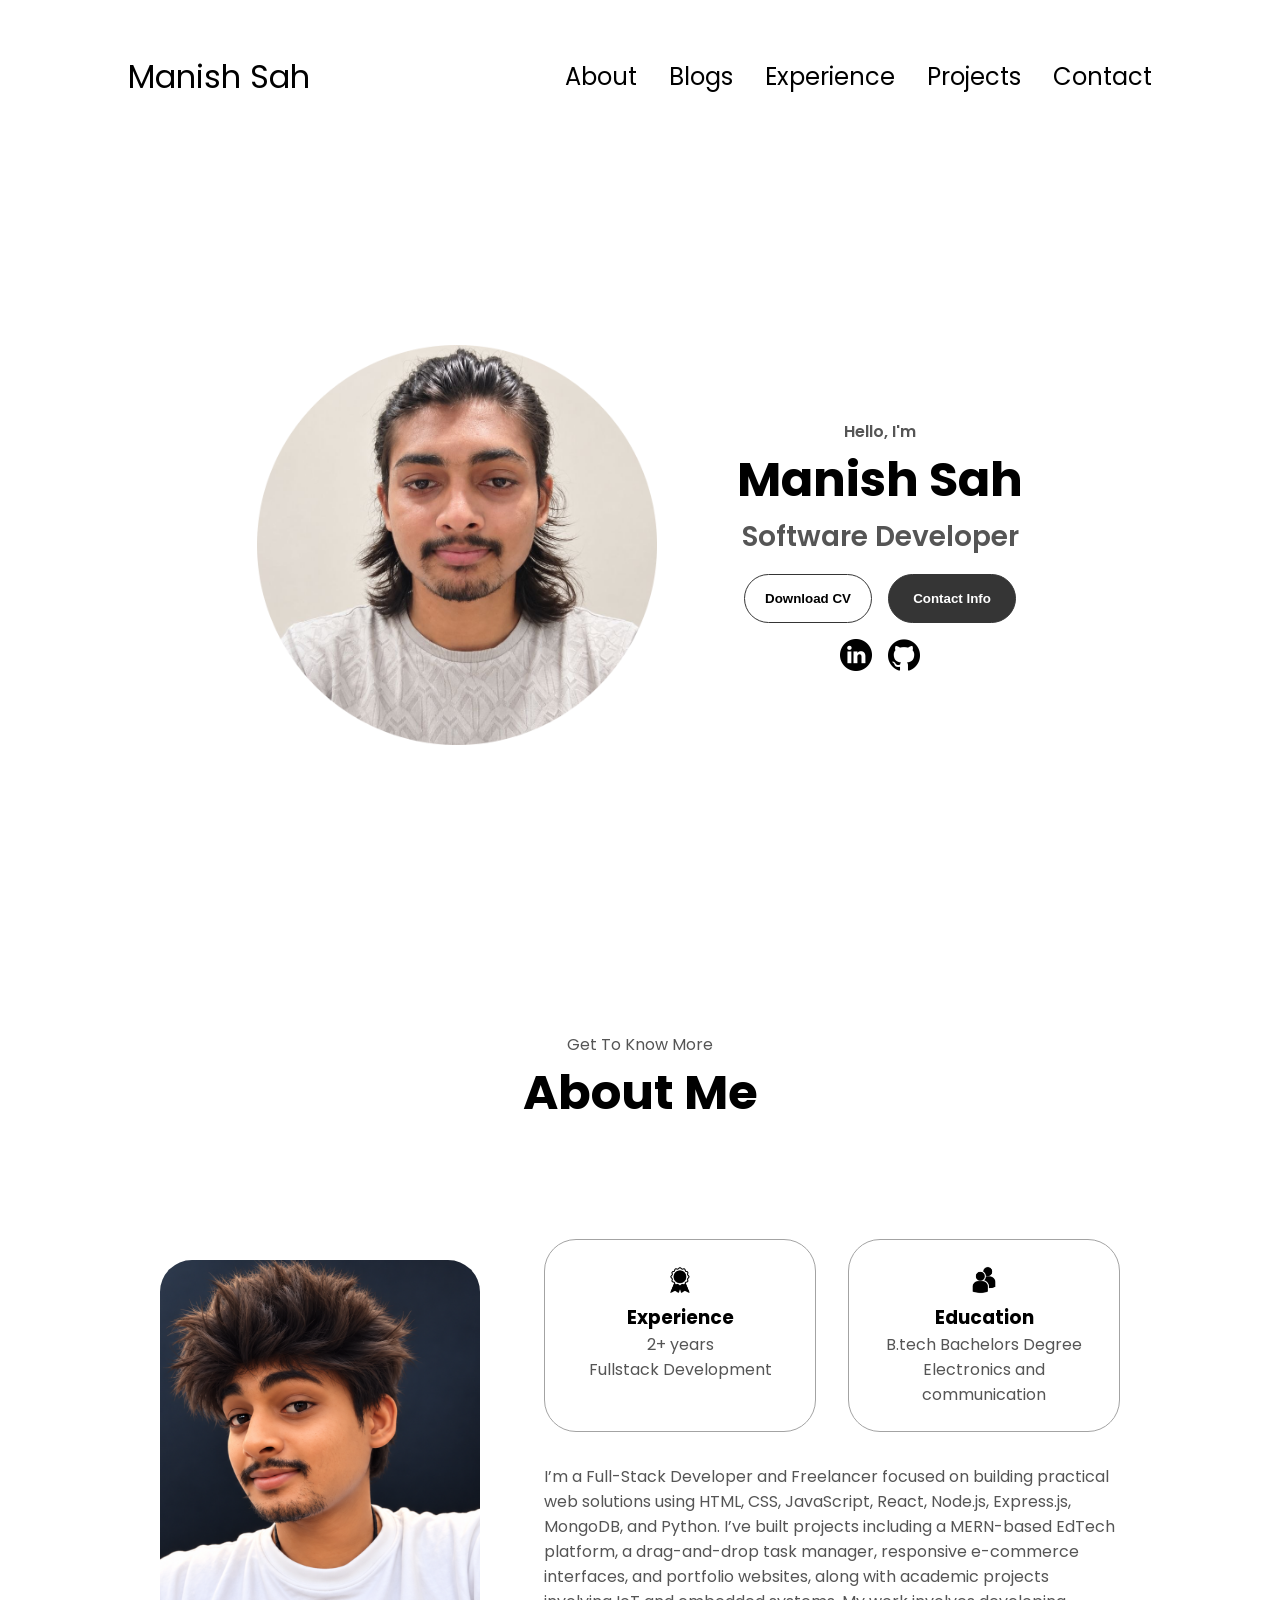
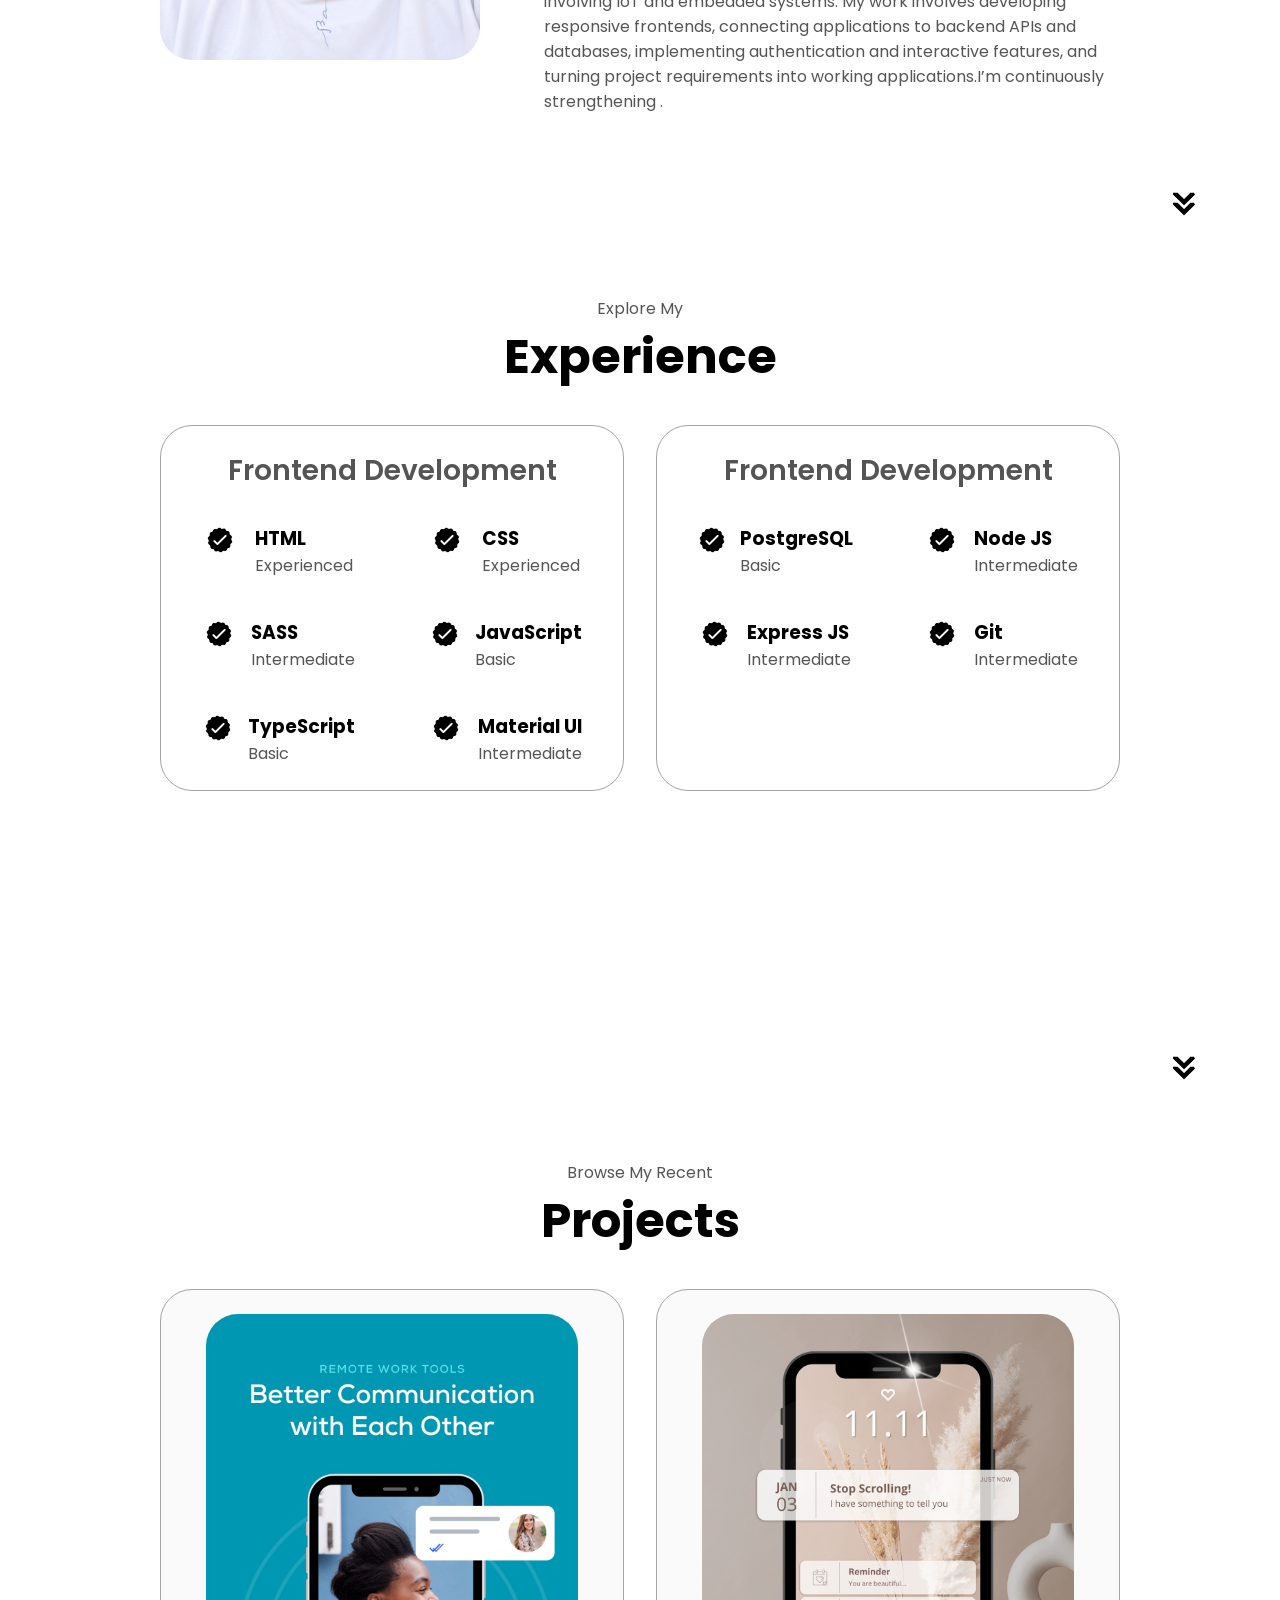
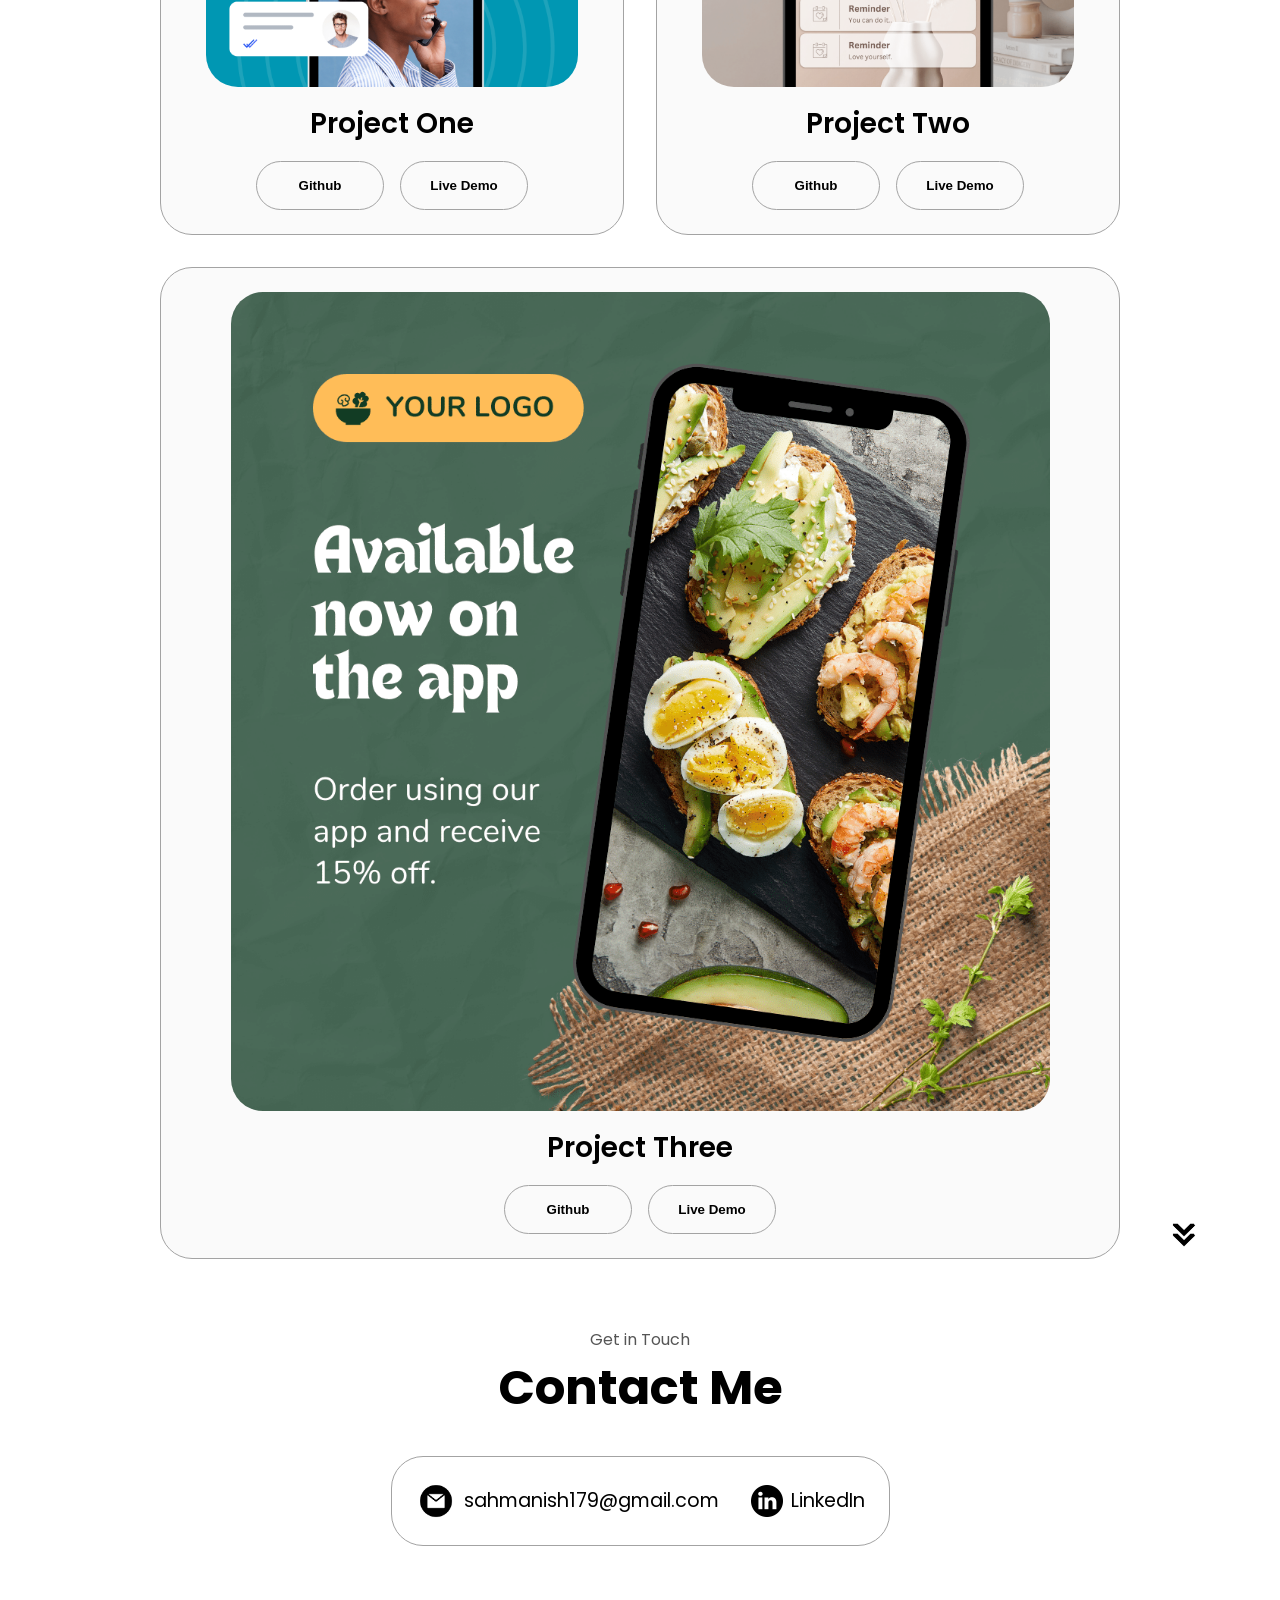
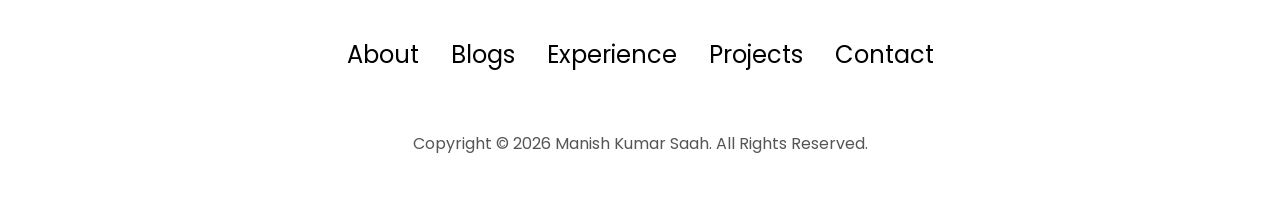
<file: docs/index.html>
<!DOCTYPE html>
<html lang="en">
  <head>
    <meta charset="UTF-8" />
    <meta http-equiv="X-UA-Compatible" content="IE=edge" />
    <meta name="viewport" content="width=device-width, initial-scale=1.0" />
    <title>My Portfolio</title>
    <link rel="stylesheet" href="style.css" />
    <link rel="stylesheet" href="mediaqueries.css" />
  </head>
  <body>
    <nav id="desktop-nav">
      <div class="logo">Manish Sah </div>
      <div>
        <ul class="nav-links">
          <li><a href="#about">About</a></li>
          <li><a href="blogs.html">Blogs</a></li>
          <li><a href="#experience">Experience</a></li>
          <li><a href="#projects">Projects</a></li>
          <li><a href="#contact">Contact</a></li>
        </ul>
      </div>
    </nav>
    <nav id="hamburger-nav">
      <div class="logo">Manish Sah</div>
      <div class="hamburger-menu">
        <div class="hamburger-icon" onclick="toggleMenu()">
          <span></span>
          <span></span>
          <span></span>
        </div>
        <div class="menu-links">
          <li><a href="#about" onclick="toggleMenu()">About</a></li>
          <li><a href="#blogs" onclick="toggleMenu()">Blogs</a></li>
          <li><a href="#experience" onclick="toggleMenu()">Experience</a></li>
          <li><a href="#projects" onclick="toggleMenu()">Projects</a></li>
          <li><a href="#contact" onclick="toggleMenu()">Contact</a></li>
        
        </div>
      </div>
    </nav>
    <section id="profile">
      <div class="section__pic-container">
        <img src="./assets/profile-pic-modified.png" alt="Manish Sah profile picture" />
      </div>
      <div class="section__text">
        <p class="section__text__p1">Hello, I'm</p>
        <h1 class="title">Manish Sah </h1>
        <p class="section__text__p2">Software Developer</p>
        <div class="btn-container">
          <button
            class="btn btn-color-2"
            onclick="window.open('./assets/resume-example.pdf')"
          >
            Download CV
          </button>
          <button class="btn btn-color-1" onclick="location.href='./#contact'">
            Contact Info
          </button>
        </div>
        <div id="socials-container">
          <img
            src="./assets/linkedin.png"
            alt="My LinkedIn profile"
            class="icon"
            onclick="location.href='https://linkedin.com/literalmanish'"
          />
          <img
            src="./assets/github.png"
            alt="My Github profile"
            class="icon"
            onclick="location.href='https://github.com/literalmanish'"
          />
        </div>
      </div>
    </section>
    <section id="about">
      <p class="section__text__p1">Get To Know More</p>
      <h1 class="title">About Me</h1>
      <div class="section-container">
        <div class="section__pic-container">
          <img
            src="./assets/about-pic-mod.png"
            alt="Profile picture"
            class="about-pic"
          />
        </div>
        <div class="about-details-container">
          <div class="about-containers">
            <div class="details-container">
              <img
                src="./assets/experience.png"
                alt="Experience icon"
                class="icon"
              />
              <h3>Experience</h3>
              <p>2+ years <br />Fullstack Development</p>
            </div>
            <div class="details-container">
              <img
                src="./assets/education.png"
                alt="Education icon"
                class="icon"
              />
              <h3>Education</h3>
              <p>B.tech Bachelors Degree<br />Electronics and communication</p>
            </div>
          </div>
          <div class="text-container">
            <p>
            I’m a Full-Stack Developer and Freelancer focused on building practical web solutions using 
            HTML, CSS, JavaScript, React, Node.js, Express.js, MongoDB, and Python. I’ve built projects 
            including a MERN-based EdTech platform, a drag-and-drop task manager,  responsive e-commerce
            interfaces, and portfolio websites, along with academic projects involving IoT and embedded
            systems. My work involves developing responsive frontends, connecting applications to
            backend APIs and databases, implementing authentication and interactive features, 
            and turning project requirements into working applications.I’m continuously strengthening
            .

            </p>
          </div>
        </div>
      </div>
      <img
        src="./assets/arrow.png"
        alt="Arrow icon"
        class="icon arrow"
        onclick="location.href='./#experience'"
      />
    </section>
    <section id="experience">
      <p class="section__text__p1">Explore My</p>
      <h1 class="title">Experience</h1>
      <div class="experience-details-container">
        <div class="about-containers">
          <div class="details-container">
            <h2 class="experience-sub-title">Frontend Development</h2>
            <div class="article-container">
              <article>
                <img
                  src="./assets/checkmark.png"
                  alt="Experience icon"
                  class="icon"
                />
                <div>
                  <h3>HTML</h3>
                  <p>Experienced</p>
                </div>
              </article>
              <article>
                <img
                  src="./assets/checkmark.png"
                  alt="Experience icon"
                  class="icon"
                />
                <div>
                  <h3>CSS</h3>
                  <p>Experienced</p>
                </div>
              </article>
              <article>
                <img
                  src="./assets/checkmark.png"
                  alt="Experience icon"
                  class="icon"
                />
                <div>
                  <h3>SASS</h3>
                  <p>Intermediate</p>
                </div>
              </article>
              <article>
                <img
                  src="./assets/checkmark.png"
                  alt="Experience icon"
                  class="icon"
                />
                <div>
                  <h3>JavaScript</h3>
                  <p>Basic</p>
                </div>
              </article>
              <article>
                <img
                  src="./assets/checkmark.png"
                  alt="Experience icon"
                  class="icon"
                />
                <div>
                  <h3>TypeScript</h3>
                  <p>Basic</p>
                </div>
              </article>
              <article>
                <img
                  src="./assets/checkmark.png"
                  alt="Experience icon"
                  class="icon"
                />
                <div>
                  <h3>Material UI</h3>
                  <p>Intermediate</p>
                </div>
              </article>
            </div>
          </div>
          <div class="details-container">
            <h2 class="experience-sub-title">Frontend Development</h2>
            <div class="article-container">
              <article>
                <img
                  src="./assets/checkmark.png"
                  alt="Experience icon"
                  class="icon"
                />
                <div>
                  <h3>PostgreSQL</h3>
                  <p>Basic</p>
                </div>
              </article>
              <article>
                <img
                  src="./assets/checkmark.png"
                  alt="Experience icon"
                  class="icon"
                />
                <div>
                  <h3>Node JS</h3>
                  <p>Intermediate</p>
                </div>
              </article>
              <article>
                <img
                  src="./assets/checkmark.png"
                  alt="Experience icon"
                  class="icon"
                />
                <div>
                  <h3>Express JS</h3>
                  <p>Intermediate</p>
                </div>
              </article>
              <article>
                <img
                  src="./assets/checkmark.png"
                  alt="Experience icon"
                  class="icon"
                />
                <div>
                  <h3>Git</h3>
                  <p>Intermediate</p>
                </div>
              </article>
            </div>
          </div>
        </div>
      </div>
      <img
        src="./assets/arrow.png"
        alt="Arrow icon"
        class="icon arrow"
        onclick="location.href='./#projects'"
      />
    </section>
    <section id="projects">
      <p class="section__text__p1">Browse My Recent</p>
      <h1 class="title">Projects</h1>
      <div class="experience-details-container">
        <div class="about-containers">
          <div class="details-container color-container">
            <div class="article-container">
              <img
                src="./assets/project-1.png"
                alt="Project 1"
                class="project-img"
              />
            </div>
            <h2 class="experience-sub-title project-title">Project One</h2>
            <div class="btn-container">
              <button
                class="btn btn-color-2 project-btn"
                onclick="location.href='https://github.com/'"
              >
                Github
              </button>
              <button
                class="btn btn-color-2 project-btn"
                onclick="location.href='https://github.com/'"
              >
                Live Demo
              </button>
            </div>
          </div>
          <div class="details-container color-container">
            <div class="article-container">
              <img
                src="./assets/project-2.png"
                alt="Project 2"
                class="project-img"
              />
            </div>
            <h2 class="experience-sub-title project-title">Project Two</h2>
            <div class="btn-container">
              <button
                class="btn btn-color-2 project-btn"
                onclick="location.href='https://github.com/'"
              >
                Github
              </button>
              <button
                class="btn btn-color-2 project-btn"
                onclick="location.href='https://github.com/'"
              >
                Live Demo
              </button>
            </div>
          </div>
          <div class="details-container color-container">
            <div class="article-container">
              <img
                src="./assets/project-3.png"
                alt="Project 3"
                class="project-img"
              />
            </div>
            <h2 class="experience-sub-title project-title">Project Three</h2>
            <div class="btn-container">
              <button
                class="btn btn-color-2 project-btn"
                onclick="location.href='https://github.com/'"
              >
                Github
              </button>
              <button
                class="btn btn-color-2 project-btn"
                onclick="location.href='https://github.com/'"
              >
                Live Demo
              </button>
            </div>
          </div>
        </div>
      </div>
      <img
        src="./assets/arrow.png"
        alt="Arrow icon"
        class="icon arrow"
        onclick="location.href='./#contact'"
      />
    </section>
    <section id="contact">
      <p class="section__text__p1">Get in Touch</p>
      <h1 class="title">Contact Me</h1>
      <div class="contact-info-upper-container">
        <div class="contact-info-container">
          <img
            src="./assets/email.png"
            alt="Email icon"
            class="icon contact-icon email-icon"
          />
          <p><a href="mailto:examplemail@gmail.com">sahmanish179@gmail.com</a></p>
        </div>
        <div class="contact-info-container">
          <img
            src="./assets/linkedin.png"
            alt="LinkedIn icon"
            class="icon contact-icon"
          />
          <p><a href="https://www.linkedin.com">LinkedIn</a></p>
        </div>
      </div>
    </section>
    <footer>
      <nav>
        <div class="nav-links-container">
          <ul class="nav-links">
            <li><a href="#about">About</a></li>
            <li><a href="blogs.html">Blogs</a></li>
            <li><a href="#experience">Experience</a></li>
            <li><a href="#projects">Projects</a></li>
            <li><a href="#contact">Contact</a></li>
          </ul>
        </div>
      </nav>
      <p>Copyright &#169; 2026 Manish Kumar Saah. All Rights Reserved.</p>
    </footer>
    <script src="script.js"></script>
  </body>
</html>
</file>
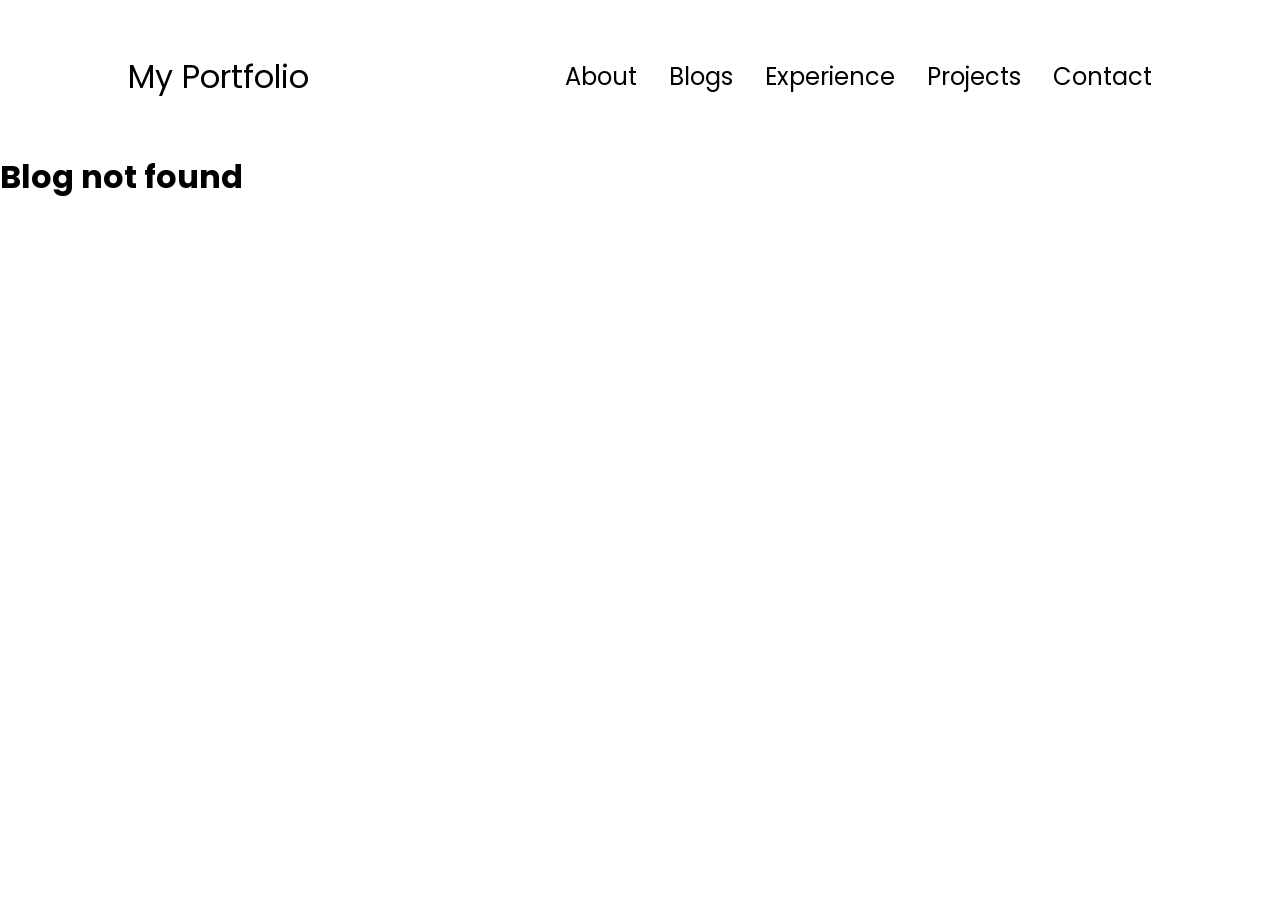
<file: docs/blog.html>
<!DOCTYPE html>
<html lang="en">
<head>
    <meta charset="UTF-8">
    <meta name="viewport" content="width=device-width, initial-scale=1.0">

    <title>Blog</title>

    <link rel="stylesheet" href="style.css">
    <link rel="stylesheet" href="mediaqueries.css">
    <link rel="stylesheet" href="blogs.css">
</head>

<body>

    <nav id="desktop-nav">
        <div class="logo">My Portfolio</div>

        <div>
            <ul class="nav-links">
                <li><a href="index.html#about">About</a></li>
                <li><a href="blogs.html">Blogs</a></li>
                <li><a href="index.html#experience">Experience</a></li>
                <li><a href="index.html#projects">Projects</a></li>
                <li><a href="index.html#contact">Contact</a></li>
            </ul>
        </div>
    </nav>

    <main class="single-blog">
        <h1 id="blog-title">Loading...</h1>
        <p id="blog-date"></p>
        <div id="blog-description"></div>
        <div id="blog-content"></div>
    </main>

    <script src="blog.js"></script>

</body>
</html>
</file>
<file: docs/style.css>
/* GENERAL */

@import url("https://fonts.googleapis.com/css2?family=Poppins:wght@300;400;500;600&display=swap");

* {
  margin: 0;
  padding: 0;
}

body {
  font-family: "Poppins", sans-serif;
}

html {
  scroll-behavior: smooth;
}

p {
  color: rgb(85, 85, 85);
}

/* TRANSITION */

a,
.btn {
  transition: all 300ms ease;
}

/* DESKTOP NAV */

nav,
.nav-links {
  display: flex;
}

nav {
  justify-content: space-around;
  align-items: center;
  height: 17vh;
}

.nav-links {
  gap: 2rem;
  list-style: none;
  font-size: 1.5rem;
}

a {
  color: black;
  text-decoration: none;
  text-decoration-color: white;
}

a:hover {
  color: grey;
  text-decoration: underline;
  text-underline-offset: 1rem;
  text-decoration-color: rgb(181, 181, 181);
}

.logo {
  font-size: 2rem;
}

.logo:hover {
  cursor: default;
}

/* HAMBURGER MENU */

#hamburger-nav {
  display: none;
}

.hamburger-menu {
  position: relative;
  display: inline-block;
}

.hamburger-icon {
  display: flex;
  flex-direction: column;
  justify-content: space-between;
  height: 24px;
  width: 30px;
  cursor: pointer;
}

.hamburger-icon span {
  width: 100%;
  height: 2px;
  background-color: black;
  transition: all 0.3 ease-in-out;
}

.menu-links {
  position: absolute;
  top: 100%;
  right: 0;
  background-color: white;
  width: fit-content;
  max-height: 0;
  overflow: hidden;
  transition: all 0.3 ease-in-out;
}

.menu-links a {
  display: block;
  padding: 10px;
  text-align: center;
  font-size: 1.5rem;
  color: black;
  text-decoration: none;
  transition: all 0.3 ease-in-out;
}

.menu-links li {
  list-style: none;
}

.menu-links.open {
  max-height: 300px;
}

.hamburger-icon.open span:first-child {
  transform: rotate(45deg) translate(10px, 5px);
}

.hamburger-icon.open span:nth-child(2) {
  opacity: 0;
}

.hamburger-icon.open span:last-child {
  transform: rotate(-45deg) translate(10px, -5px);
}

.hamburger-icon span:first-child {
  transform: none;
}

.hamburger-icon span:first-child {
  opacity: 1;
}

.hamburger-icon span:first-child {
  transform: none;
}

/* SECTIONS */

section {
  padding-top: 4vh;
  height: 96vh;
  margin: 0 10rem;
  box-sizing: border-box;
  min-height: fit-content;
}

.section-container {
  display: flex;
}

/* PROFILE SECTION */

#profile {
  display: flex;
  justify-content: center;
  gap: 5rem;
  height: 80vh;
  border-radius: 2rem;

}

.section__pic-container {
  display: flex;
  height: 400px;
  width: 400px;
  margin: auto 0;
}

.section__text {
  align-self: center;
  text-align: center;
}

.section__text p {
  font-weight: 600;
}

.section__text__p1 {
  text-align: center;
}

.section__text__p2 {
  font-size: 1.75rem;
  margin-bottom: 1rem;
}

.title {
  font-size: 3rem;
  text-align: center;
}

#socials-container {
  display: flex;
  justify-content: center;
  margin-top: 1rem;
  gap: 1rem;
}

/* ICONS */

.icon {
  cursor: pointer;
  height: 2rem;
}

/* BUTTONS */

.btn-container {
  display: flex;
  justify-content: center;
  gap: 1rem;
}

.btn {
  font-weight: 600;
  transition: all 300ms ease;
  padding: 1rem;
  width: 8rem;
  border-radius: 2rem;
}

.btn-color-1,
.btn-color-2 {
  border: rgb(53, 53, 53) 0.1rem solid;
}

.btn-color-1:hover,
.btn-color-2:hover {
  cursor: pointer;
}

.btn-color-1,
.btn-color-2:hover {
  background: rgb(53, 53, 53);
  color: white;
}

.btn-color-1:hover {
  background: rgb(0, 0, 0);
}

.btn-color-2 {
  background: none;
}

.btn-color-2:hover {
  border: rgb(255, 255, 255) 0.1rem solid;
}

.btn-container {
  gap: 1rem;
}

/* ABOUT SECTION */

#about {
  position: relative;
}

.about-containers {
  gap: 2rem;
  margin-bottom: 2rem;
  margin-top: 2rem;
}

.about-details-container {
  justify-content: center;
  flex-direction: column;
}

.about-containers,
.about-details-container {
  display: flex;
}

.about-pic {
  border-radius: 2rem;
}

.arrow {
  position: absolute;
  right: -5rem;
  bottom: 2.5rem;
}

.details-container {
  padding: 1.5rem;
  flex: 1;
  background: white;
  border-radius: 2rem;
  border: rgb(53, 53, 53) 0.1rem solid;
  border-color: rgb(163, 163, 163);
  text-align: center;
}

.section-container {
  gap: 4rem;
  height: 80%;
}

.section__pic-container {
  height: 400px;
  width: 400px;
  margin: auto 0;
}

/* EXPERIENCE SECTION */

#experience {
  position: relative;
}

.experience-sub-title {
  color: rgb(85, 85, 85);
  font-weight: 600;
  font-size: 1.75rem;
  margin-bottom: 2rem;
}

.experience-details-container {
  display: flex;
  justify-content: center;
  flex-direction: column;
}

.article-container {
  display: flex;
  text-align: initial;
  flex-wrap: wrap;
  flex-direction: row;
  gap: 2.5rem;
  justify-content: space-around;
}

article {
  display: flex;
  width: 10rem;
  justify-content: space-around;
  gap: 0.5rem;
}

article .icon {
  cursor: default;
}

/* PROJECTS SECTION */

#projects {
  position: relative;
}

.color-container {
  border-color: rgb(163, 163, 163);
  background: rgb(250, 250, 250);
}

.project-img {
  border-radius: 2rem;
  width: 90%;
  height: 90%;
}

.project-title {
  margin: 1rem;
  color: black;
}

.project-btn {
  color: black;
  border-color: rgb(163, 163, 163);
}

/* CONTACT */

#contact {
  display: flex;
  justify-content: center;
  flex-direction: column;
  height: 70vh;
}

.contact-info-upper-container {
  display: flex;
  justify-content: center;
  border-radius: 2rem;
  border: rgb(53, 53, 53) 0.1rem solid;
  border-color: rgb(163, 163, 163);
  background: (250, 250, 250);
  margin: 2rem auto;
  padding: 0.5rem;
}

.contact-info-container {
  display: flex;
  align-items: center;
  justify-content: center;
  gap: 0.5rem;
  margin: 1rem;
}

.contact-info-container p {
  font-size: larger;
}

.contact-icon {
  cursor: default;
}

.email-icon {
  height: 2.5rem;
}

/* FOOTER SECTION */

footer {
  height: 26vh;
  margin: 0 1rem;
}

footer p {
  text-align: center;
}
</file>
<file: docs/mediaqueries.css>
@media screen and (max-width: 1400px) {
  #profile {
    height: 83vh;
    margin-bottom: 6rem;
  }
  .about-containers {
    flex-wrap: wrap;
  }
  #contact,
  #projects {
    height: fit-content;
  }
}

@media screen and (max-width: 1200px) {
  #desktop-nav {
    display: none;
  }
  #hamburger-nav {
    display: flex;
  }
  #experience,
  .experience-details-container {
    margin-top: 2rem;
  }
  #profile,
  .section-container {
    display: block;
  }
  .arrow {
    display: none;
  }
  section,
  .section-container {
    height: fit-content;
  }
  section {
    margin: 0 5%;
  }
  .section__pic-container {
    width: 275px;
    height: 275px;
    margin: 0 auto 2rem;
  }
  .about-containers {
    margin-top: 0;
  }
}

@media screen and (max-width: 600px) {
  #contact,
  footer {
    height: 40vh;
  }
  #profile {
    height: 83vh;
    margin-bottom: 0;
  }
  article {
    font-size: 1rem;
  }
  footer nav {
    height: fit-content;
    margin-bottom: 2rem;
  }
  .about-containers,
  .contact-info-upper-container,
  .btn-container {
    flex-wrap: wrap;
  }
  .contact-info-container {
    margin: 0;
  }
  .contact-info-container p,
  .nav-links li a {
    font-size: 1rem;
  }
  .experience-sub-title {
    font-size: 1.25rem;
  }
  .logo {
    font-size: 1.5rem;
  }
  .nav-links {
    flex-direction: column;
    gap: 0.5rem;
    text-align: center;
  }
  .section__pic-container {
    width: auto;
    height: 46vw;
    justify-content: center;
  }
  .section__text__p2 {
    font-size: 1.25rem;
  }
  .title {
    font-size: 2rem;
  }
  .text-container {
    text-align: justify;
  }
}
</file>
<file: docs/blogs.css>
.blogs-container {
    display: grid;
    grid-template-columns: repeat(3, 1fr);
    gap: 2rem;
    margin-top: 2rem;
}

.blog-card {
    width: 100%;
    box-sizing: border-box;
    padding: 2rem;
    border: 1px solid #ddd;
    border-radius: 1rem;
    background: #fff;
    box-shadow: 0 5px 15px rgba(0, 0, 0, 0.08);

    display: flex;
    flex-direction: column;
    align-items: flex-start;
    gap: 1rem;
}
.blog-card p {
    color: #555;
    line-height: 1.6;
    margin-bottom: 1rem;
}

.blog-card span {
    font-size: 0.9rem;
    color: #777;
}

@media screen and (max-width: 900px) {
    .blogs-container {
        grid-template-columns: 1fr;
    }
}
</file>
